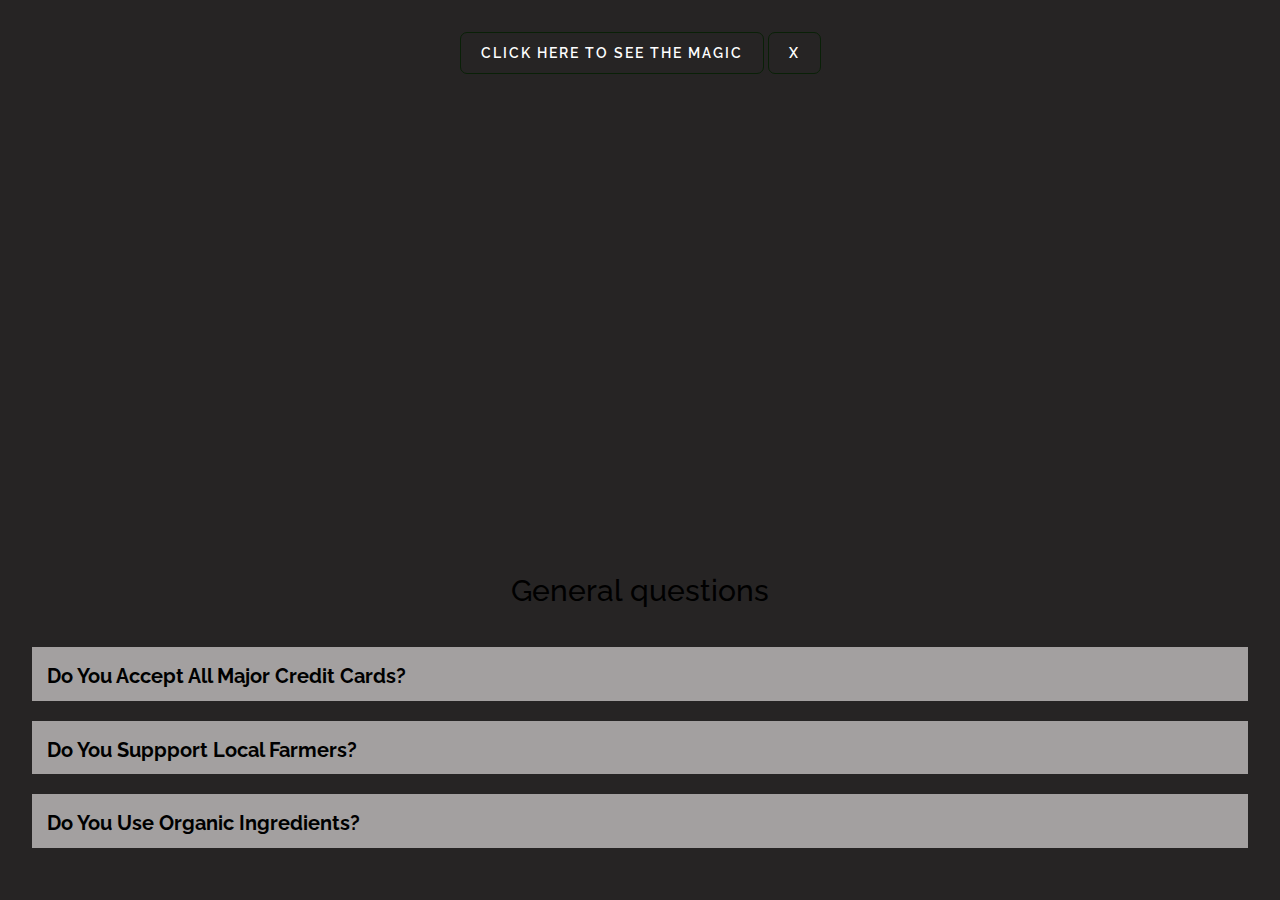
<file: index.html>
<!DOCTYPE html>
<html lang="en">
<head>
    <meta charset="UTF-8">
    <meta http-equiv="X-UA-Compatible" content="IE=edge">
    <meta name="viewport" content="width=device-width, initial-scale=1.0">
    <link href="https://fonts.googleapis.com/css?family=Raleway%7CRighteous" rel="stylesheet">
    <link rel='shortcut icon' type='image/x-icon' href='favicon.ico' />
    <link rel="stylesheet" href="https://use.fontawesome.com/releases/v5.7.2/css/all.css" integrity="sha384-fnmOCqbTlWIlj8LyTjo7mOUStjsKC4pOpQbqyi7RrhN7udi9RwhKkMHpvLbHG9Sr" crossorigin="anonymous">
    <link rel="stylesheet" href="https://cdn.jsdelivr.net/npm/bootstrap@3.4.1/dist/css/bootstrap.min.css" integrity="sha384-HSMxcRTRxnN+Bdg0JdbxYKrThecOKuH5zCYotlSAcp1+c8xmyTe9GYg1l9a69psu" crossorigin="anonymous">
    <link rel="stylesheet" href="assets.folder/style.css/gloval.css">
    <link rel="stylesheet" href="bank.html">
    <link rel="stylesheet" href="counter.html">
    <title>Love Javascript</title>
</head>
<body style="background-color: rgb(38, 36, 36);">
  <button class="sidebar-toggle">
    <i class="fas fa-bars"></i>
  </button>
  <aside class="sidebar">
    <div class="sidebar-header">
      <img src="./assets.folder/images/logo.png" class="logo" alt="" />
      <button class="close-btn"><i class="fas fa-times"></i></button>
    </div>
    <!-- links -->
    <ul class="links">
      <li>
        <a href="index.html">home</a>
      </li>
      <li>
        <a href="counter.html">Counter</a>
      </li>
      <li>
        <a href="hex.html">HEX</a>
      </li>
      <li>
        <a href="menu.html">Menu</a>
      </li>
      <li>
        <a href="video.html">Video</a>
      </li>
      <li>
        <a href="scroll.html">Scroll</a>
      </li>
      <li>
        <a href="grocery.html">Grocery</a>
      </li>
    </ul>
    <!-- social media -->
    <ul class="social-icons">
      <li>
        <a href="#">
          <i class="fab fa-facebook"></i>
        </a>
      </li>
      <li>
        <a href="#">
          <i class="fab fa-twitter"></i>
        </a>
      </li>
      <li>
        <a href="#">
          <i class="fab fa-behance"></i>
        </a>
      </li>
      <li>
        <a href="#">
          <i class="fab fa-linkedin"></i>
        </a>
      </li>
      <li>
        <a href="#">
          <i class="fab fa-sketch"></i>
        </a>
      </li>
    </ul>
  </aside>
  <main>
    <section>
    <button class="magic-btn">Click here to see the magic</button>
    <button class="close-modal">x</button>
    <div class="book open-modal">
      <p>This is a test</p>
      <div class="cover">
          <p>Yo what't up!!!</p>         
      </div>
     </div>
    </section>
     <section class="questions">
      <!-- title -->
      <div class="title">
        <h2>General questions</h2>
      </div>
      <!-- questions -->
      <div class="section-center">
        <!-- single question -->
        <article class="question">
          <!-- question title -->
          <div class="question-title">
            <p>do you accept all major credit cards?</p>
            <button type="button" class="question-btn">
              <span class="plus-icon">
                <i class="far fa-plus-square"></i>
              </span>
              <span class="minus-icon">
                <i class="far fa-minus-square"></i>
              </span>
            </button>
          </div>
          <!-- question text -->
          <div class="question-text">
            <p>
              Lorem ipsum dolor sit amet, consectetur adipisicing elit. Est
              dolore illo dolores quia nemo doloribus quaerat, magni numquam
              repellat reprehenderit.
            </p>
          </div>
        </article>
        <!-- end of single question -->
        <!-- single question -->
        <article class="question">
          <!-- question title -->
          <div class="question-title">
            <p>do you suppport local farmers?</p>
            <button type="button" class="question-btn">
              <span class="plus-icon">
                <i class="far fa-plus-square"></i>
              </span>
              <span class="minus-icon">
                <i class="far fa-minus-square"></i>
              </span>
            </button>
          </div>
          <!-- question text -->
          <div class="question-text">
            <p>
              Lorem ipsum dolor sit amet, consectetur adipisicing elit. Est
              dolore illo dolores quia nemo doloribus quaerat, magni numquam
              repellat reprehenderit.
            </p>
          </div>
        </article>
        <!-- end of single question -->
        <!-- single question -->
        <article class="question">
          <!-- question title -->
          <div class="question-title">
            <p>do you use organic ingredients?</p>
            <!-- button -->
            <button type="button" class="question-btn">
              <span class="plus-icon">
                <i class="far fa-plus-square"></i>
              </span>
              <span class="minus-icon">
                <i class="far fa-minus-square"></i>
              </span>
            </button>
          </div>
          <!-- question text -->
          <div class="question-text">
            <p>
              Lorem ipsum dolor sit amet, consectetur adipisicing elit. Est
              dolore illo dolores quia nemo doloribus quaerat, magni numquam
              repellat reprehenderit.
            </p>
          </div>
        </article>
        <!-- end of single question -->
    </section>

  </main>
 


    <script src="assets.folder/js/script.js"></script>
</body>
</html>
</file>
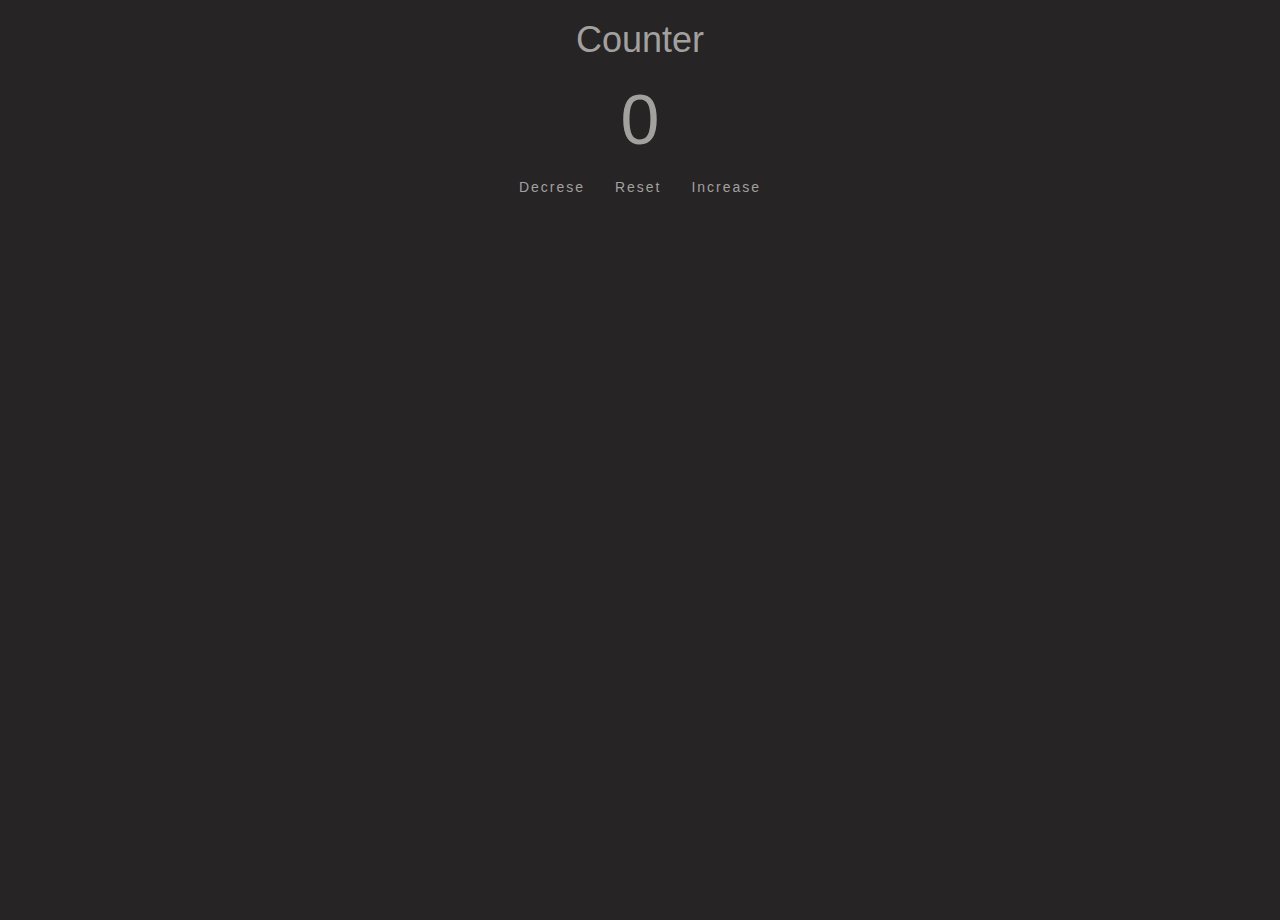
<file: counter.html>
<!DOCTYPE html>
<html lang="en">
<head>
    <meta charset="UTF-8">
    <meta http-equiv="X-UA-Compatible" content="IE=edge">
    <meta name="viewport" content="width=device-width, initial-scale=1.0">
    <link rel="stylesheet" href="assets.folder/style.css/gloval.css">
    <link href="https://fonts.googleapis.com/css?family=Raleway%7CRighteous" rel="stylesheet">
    <link rel='shortcut icon' type='image/x-icon' href='favicon.ico' />
    <link rel="stylesheet" href="https://use.fontawesome.com/releases/v5.7.2/css/all.css" integrity="sha384-fnmOCqbTlWIlj8LyTjo7mOUStjsKC4pOpQbqyi7RrhN7udi9RwhKkMHpvLbHG9Sr" crossorigin="anonymous">
    <link rel="stylesheet" href="https://cdn.jsdelivr.net/npm/bootstrap@3.4.1/dist/css/bootstrap.min.css" integrity="sha384-HSMxcRTRxnN+Bdg0JdbxYKrThecOKuH5zCYotlSAcp1+c8xmyTe9GYg1l9a69psu" crossorigin="anonymous">
    <title>Counter app</title>
</head>
<body style="background-color: rgb(38, 36, 36);">
    <main id="main">
        <h1>Counter</h1>
        <span id="value">0</span>
        <div class="button-containers">
            <button class="btn decrese">Decrese</button>
            <button class="btn reset">Reset</button>
            <button class="btn increase">Increase</button>
        </div>
        
    </main>
    <script src="assets.folder/js/counter.js"></script>
</body>
</html>
</file>
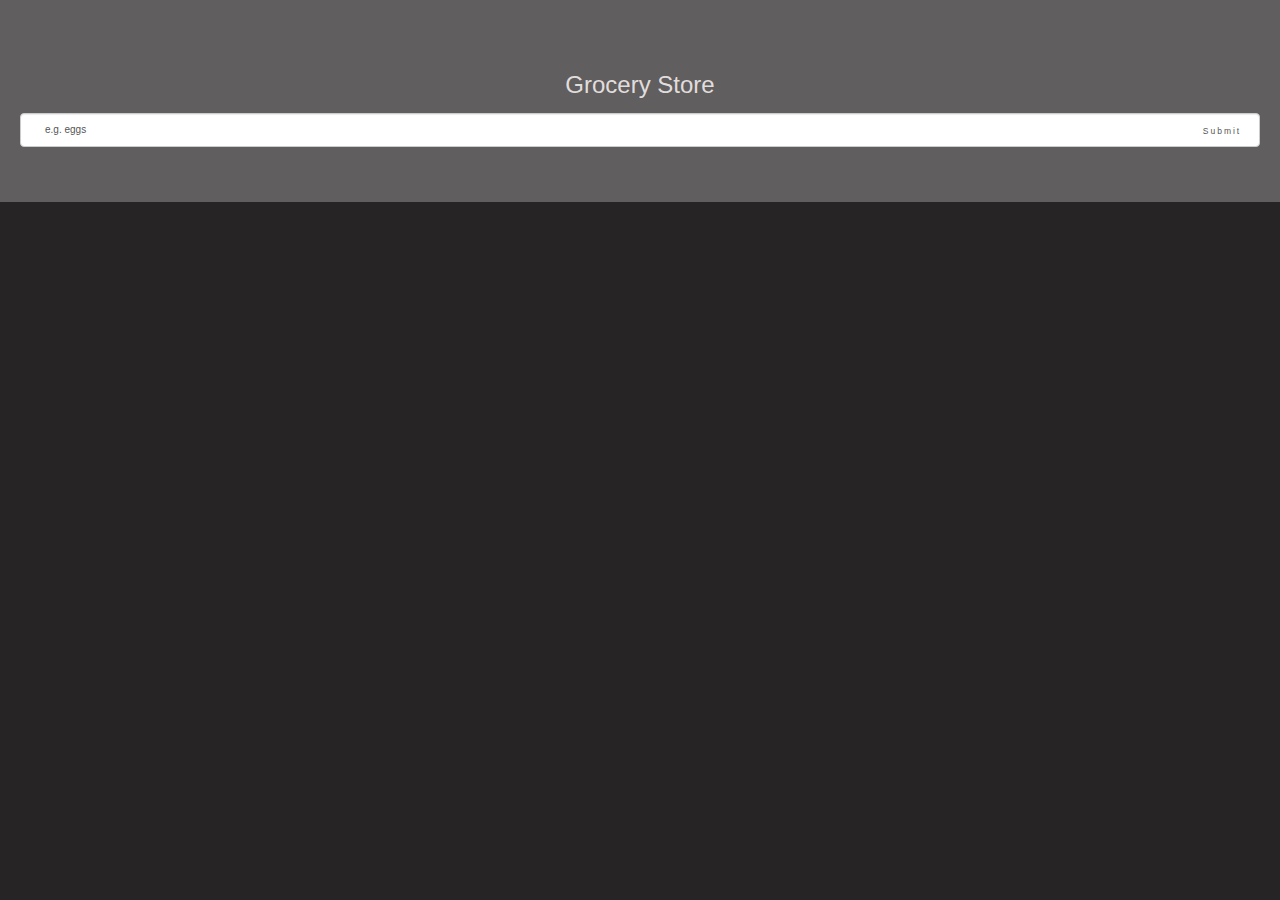
<file: grocery.html>
<!DOCTYPE html>
<html lang="en">
<head>
    <meta charset="UTF-8">
    <meta http-equiv="X-UA-Compatible" content="IE=edge">
    <meta name="viewport" content="width=device-width, initial-scale=1.0">
    <link href="https://fonts.googleapis.com/css?family=Raleway%7CRighteous" rel="stylesheet">
    <link rel='shortcut icon' type='image/x-icon' href='favicon.ico' />
    <link rel="stylesheet" href="https://use.fontawesome.com/releases/v5.7.2/css/all.css" integrity="sha384-fnmOCqbTlWIlj8LyTjo7mOUStjsKC4pOpQbqyi7RrhN7udi9RwhKkMHpvLbHG9Sr" crossorigin="anonymous">
    <link rel="stylesheet" href="https://cdn.jsdelivr.net/npm/bootstrap@3.4.1/dist/css/bootstrap.min.css" integrity="sha384-HSMxcRTRxnN+Bdg0JdbxYKrThecOKuH5zCYotlSAcp1+c8xmyTe9GYg1l9a69psu" crossorigin="anonymous">
    <link rel="stylesheet" href="assets.folder/style.css/grocery.css">
    <!-- <link rel="stylesheet" href="assets.folder/style.css/gloval.css"> -->
    <link rel="stylesheet" href="bank.html">
    <link rel="stylesheet" href="counter.html">
    <title>Love Javascript</title>
</head>
<body style="background-color: rgb(38, 36, 36);">
  <main>
    <section style="background-color: rgb(96, 94, 94);" class="section-center">
        <!-- form -->
        <form class="grocery-form">
          <p class="alert"></p>
          <h3 style="color: rgb(225, 221, 221);">Grocery Store</h3>
          <div class="form-control">
            <input type="text" id="grocery" placeholder="e.g. eggs" />
            <button type="submit" class="submit-btn">Submit</button>
          </div>
        </form>
        <!-- list -->
        <div class="grocery-container">
          <div class="grocery-list"></div>
          <button class="clear-btn">Clear items</button>
        </div>
      </section>

  </main>
 
    <script src="assets.folder/js/grocery.js"></script>
    <!-- <script src="assets.folder/js/script.js"></script> -->
</body>
</html>
</file>
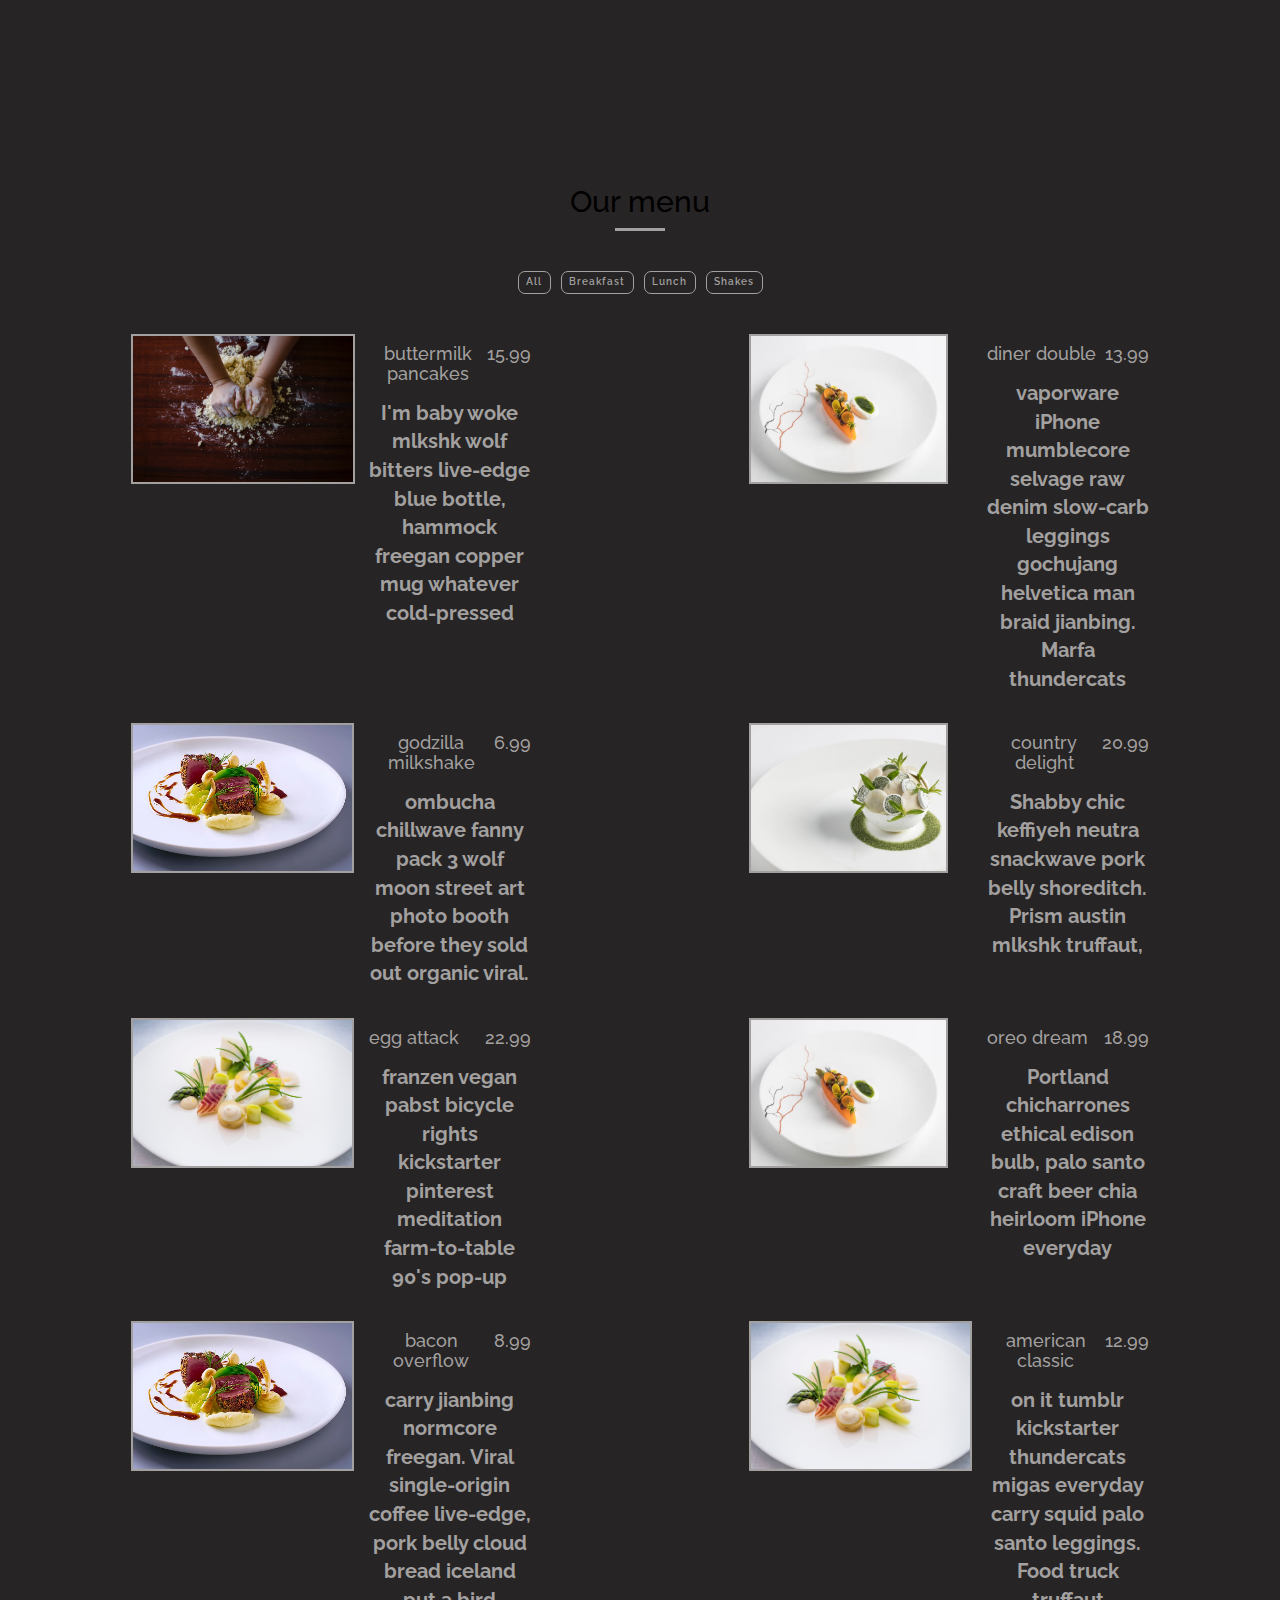
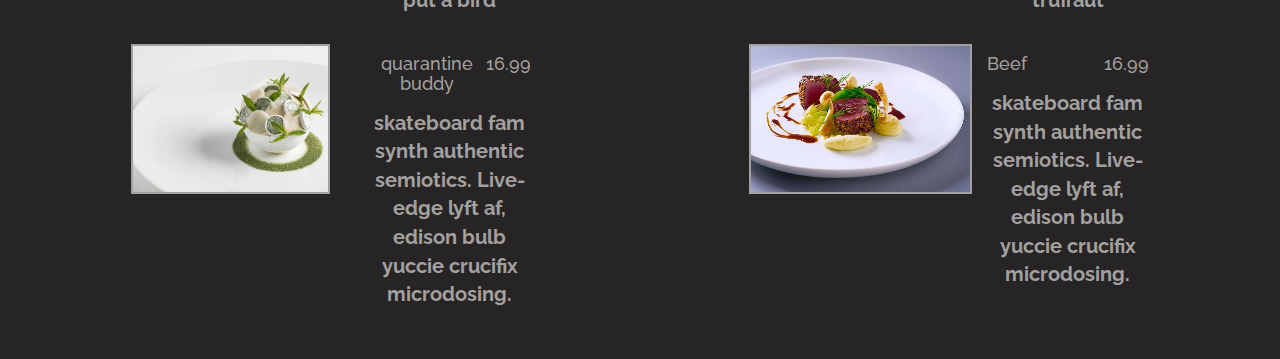
<file: menu.html>
<!DOCTYPE html>
<html lang="en">
<head>
    <meta charset="UTF-8">
    <meta http-equiv="X-UA-Compatible" content="IE=edge">
    <meta name="viewport" content="width=device-width, initial-scale=1.0">
    <link href="https://fonts.googleapis.com/css?family=Raleway%7CRighteous" rel="stylesheet">
    <link rel='shortcut icon' type='image/x-icon' href='favicon.ico' />
    <link rel="stylesheet" href="https://use.fontawesome.com/releases/v5.7.2/css/all.css" integrity="sha384-fnmOCqbTlWIlj8LyTjo7mOUStjsKC4pOpQbqyi7RrhN7udi9RwhKkMHpvLbHG9Sr" crossorigin="anonymous">
    <link rel="stylesheet" href="https://cdn.jsdelivr.net/npm/bootstrap@3.4.1/dist/css/bootstrap.min.css" integrity="sha384-HSMxcRTRxnN+Bdg0JdbxYKrThecOKuH5zCYotlSAcp1+c8xmyTe9GYg1l9a69psu" crossorigin="anonymous">
    <link rel="stylesheet" href="assets.folder/style.css/menu.css">
    <link rel="stylesheet" href="assets.folder/style.css/gloval.css">
    <link rel="stylesheet" href="bank.html">
    <link rel="stylesheet" href="counter.html">
    <title>Love Maths!</title>
</head>
<body style="background-color: rgb(38, 36, 36);">
  <button class="sidebar-toggle">
    <i class="fas fa-bars"></i>
  </button>
  <aside class="sidebar">
    <div class="sidebar-header">
      <img src="./assets.folder/images/logo.png" class="logo" alt="" />
      <button class="close-btn"><i class="fas fa-times"></i></button>
    </div>
    <!-- links -->
    <ul class="links">
      <li>
        <a href="index.html">home</a>
      </li>
      <li>
        <a href="counter.html">Counter</a>
      </li>
      <li>
        <a href="hex.html">HEX</a>
      </li>
      <li>
        <a href="#">x</a>
      </li>
    </ul>
    <!-- social media -->
    <ul class="social-icons">
      <li>
        <a href="#">
          <i class="fab fa-facebook"></i>
        </a>
      </li>
      <li>
        <a href="#">
          <i class="fab fa-twitter"></i>
        </a>
      </li>
      <li>
        <a href="#">
          <i class="fab fa-behance"></i>
        </a>
      </li>
      <li>
        <a href="#">
          <i class="fab fa-linkedin"></i>
        </a>
      </li>
      <li>
        <a href="#">
          <i class="fab fa-sketch"></i>
        </a>
      </li>
    </ul>
  </aside>
  <main>
    <section class="menu">
        <!-- title -->
        <div class="title">
          <h2>Our menu</h2>
          <div class="underline"></div>
        </div>
        <!-- filter buttons -->
        <div class="btn-container">
          <button type="button" class="filter-btn" data-class="all">all</button>
          <button type="button" class="filter-btn" data-class="breakfast">breakfast</button>
          <button type="button" class="filter-btn" data-class="lunch">lunch</button>
          <button type="button" class="filter-btn" data-class="shakes">shakes</button>
        </div>
      
        <!-- menu items -->
        <div class="section-center">
          <!-- single item -->
          <article class="menu-item">
            <img src="./assets.folder/images/bread-img-1.jpg" alt="menu item" class="photo" />
            <img src="" alt="">
            <img src="" alt="">
            <img src="" alt="">
            <img src="" alt="">
            <div class="item-info">
              <header>
                <h4>buttermilk pancakes</h4>
                <h4 class="price">$15</h4>
              </header>
              <p class="item-text">
                Lorem ipsum dolor sit amet consectetur adipisicing elit.
                Repudiandae, sint quam. Et reprehenderit fugiat nesciunt inventore
                laboriosam excepturi! Quo, officia.
              </p>
            </div>
          </article>
          <!-- end of single item -->
          
        </div>
      </section>
    

  </main>
 


    <script src="assets.folder/js/menu.js"></script>
    <script src="assets.folder/js/script.js"></script>
</body>
</html>
</file>
<file: assets.folder/style.css/gloval.css>
body {
    background-color: rgb(38, 36, 36);
    font-family: "Raleway", sans-serif;
    text-align: center;
}
/* ----------------------------------- nav */
.sidebar-toggle {
  position: fixed;
  top: 2rem;
  right: 3rem;
  font-size: 2rem;
  background: transparent;
  border-color: transparent;
  color: #a3a0a0;
  transition: var(--transition);
  cursor: pointer;
  animation: bounce 2s ease-in-out infinite;
}
.sidebar-toggle:hover {
  color: #a3a0a0;
}
@keyframes bounce {
  0% {
    transform: scale(1);
  }
  50% {
    transform: scale(1.5);
  }
  100% {
    transform: scale(1);
  }
}
ul {
  list-style-type: none;
}
a {
  text-decoration: none;
}
p {
  color: #a3a0a0;
}
h1, h2, h3, h4 {
  color: #a3a0a0;
}

.sidebar-header {
  display: flex;
  justify-content: space-between;
  align-items: center;
  padding: 1rem 1.5rem;
}
.close-btn {
  font-size: 1.75rem;
  background: transparent;
  border-color: transparent;
  color: #a3a0a0;
  transition: var(--transition);
  cursor: pointer;
  color: var(--clr-red-dark);
}
.close-btn:hover {
  color: #a3a0a0;
  transform: rotate(360deg);
}
.logo {
  justify-self: center;
  height: 40px;
}

.links a {
  display: block;
  font-size: 2rem;
  text-transform: capitalize;
  padding: 1rem 1.5rem;
  color: black;
  transition: var(--transition);
}
.links a:hover {
  background: var(--clr-primary-8);
  color: var(--clr-primary-5);
  padding-left: 1.75rem;
}
.social-icons {
  justify-self: center;
  display: flex;
  padding-bottom: 2rem;
}
.social-icons a {
  font-size: 2rem;
  margin: 0 0.5rem;
  color: black;
  transition: var(--transition);
}
.social-icons a:hover {
  color: var(--clr-primary-1);
}

.sidebar {
  position: fixed;
  top: 0;
  left: 0;
  width: 100%;
  height: 100%;
  background: #a3a0a0;
  display: grid;
  grid-template-rows: auto 1fr auto;
  row-gap: 1rem;
  box-shadow: var(--clr-red-dark);
  transition: var(--transition);
  transform: translate(-100%);
}
.show-sidebar {
  transform: translate(0);
}
@media screen and (min-width: 676px) {
  .sidebar {
    width: 400px;
  }
}
h1 {
    color: #a3a0a0;
}

button {
    position: relative;
    padding: 10px 20px;
    border-radius: 7px;
    border: 1px solid rgb(9, 32, 7);
    font-size: 14px;
    text-transform: uppercase;
    font-weight: 600;
    letter-spacing: 2px;
    background: transparent;
    color: #fff;
    overflow: hidden;
    box-shadow: 0 0 0 0 transparent;
    -webkit-transition: all 0.2s ease-in;
    -moz-transition: all 0.2s ease-in;
    transition: all 0.2s ease-in;
  }
  
  button:hover {
    background: rgb(9, 32, 7);
    box-shadow: 0 0 30px 5px rgb(9, 32, 7);
    -webkit-transition: all 0.2s ease-out;
    -moz-transition: all 0.2s ease-out;
    transition: all 0.2s ease-out;
  }
  
  button:hover::before {
    -webkit-animation: sh02 0.5s 0s linear;
    -moz-animation: sh02 0.5s 0s linear;
    animation: sh02 0.5s 0s linear;
  }
  
  button::before {
    content: '';
    display: block;
    width: 0px;
    height: 86%;
    position: absolute;
    top: 7%;
    left: 0%;
    opacity: 0;
    background: #fff;
    box-shadow: 0 0 50px 30px #fff;
    -webkit-transform: skewX(-20deg);
    -moz-transform: skewX(-20deg);
    -ms-transform: skewX(-20deg);
    -o-transform: skewX(-20deg);
    transform: skewX(-20deg);
  }
  
  @keyframes sh02 {
    from {
      opacity: 0;
      left: 0%;
    }
  
    50% {
      opacity: 1;
    }
  
    to {
      opacity: 0;
      left: 100%;
    }
  }
  
  button:active {
    box-shadow: 0 0 0 0 transparent;
    -webkit-transition: box-shadow 0.2s ease-in;
    -moz-transition: box-shadow 0.2s ease-in;
    transition: box-shadow 0.2s ease-in;
  }
#main {
    color: #a3a0a0;
}
#value {
    font-size: 7rem;
}

/* ---------------------------------book */
.book {
  position: relative;
  border-radius: 10px;
  width: 220px;
  height: 300px;
  background-color: whitesmoke;
  -webkit-box-shadow: 1px 1px 12px #000;
  box-shadow: 1px 1px 12px #000;
  -webkit-transform: preserve-3d;
  -ms-transform: preserve-3d;
  transform: preserve-3d;
  -webkit-perspective: 2000px;
  perspective: 2000px;
  display: -webkit-box;
  display: -ms-flexbox;
  display: flex;
  -webkit-box-align: center;
  -ms-flex-align: center;
  align-items: center;
  -webkit-box-pack: center;
  -ms-flex-pack: center;
  justify-content: center;
  color: #000;
}

.cover {
  top: 0;
  position: absolute;
  background-color: lightgray;
  width: 100%;
  height: 100%;
  border-radius: 10px;
  cursor: pointer;
  -webkit-transition: all 0.5s;
  transition: all 0.5s;
  -webkit-transform-origin: 0;
  -ms-transform-origin: 0;
  transform-origin: 0;
  -webkit-box-shadow: 1px 1px 12px #000;
  box-shadow: 1px 1px 12px #000;
  display: -webkit-box;
  display: -ms-flexbox;
  display: flex;
  -webkit-box-align: center;
  -ms-flex-align: center;
  align-items: center;
  -webkit-box-pack: center;
  -ms-flex-pack: center;
  justify-content: center;
}

.book:hover .cover {
  -webkit-transition: all 0.5s;
  transition: all 0.5s;
  -webkit-transform: rotatey(-80deg);
  -ms-transform: rotatey(-80deg);
  transform: rotatey(-80deg);
}

p {
  font-size: 20px;
  font-weight: bolder;
}
.open-modal {
  visibility: hidden;
  z-index: 10;
}
/* ------------------------------question style */
.section {
  padding: 5rem 0;
}

.section-center {
  width: 90vw;
  margin: 0 auto;
  max-width: 1170px;
}
@media screen and (min-width: 992px) {
  .section-center {
    width: 95vw;
  }
}
main {
  min-height: 100vh;
  display: grid;
  place-items: center;
}
/*
=============== 
Questions
===============
*/
.title {
  margin-top: 15vh;
  margin-bottom: 4rem;
}
.title h2 {
  color: black;
  text-align: center;
}
.section-center {
  max-width: var(--fixed-width);
}
.question {
  background: #a3a0a0;
  border-radius: #a3a0a0;
  box-shadow: var(--light-shadow);
  padding: 1.5rem 1.5rem 0 1.5rem;
  margin-bottom: 2rem;
}
.question-title {
  display: flex;
  justify-content: space-between;
  align-items: center;
  text-transform: capitalize;
  padding-bottom: 1rem;
}

.question-title p {
  margin-bottom: 0;
  letter-spacing: var(--spacing);
  color: black;
}
.question-btn {
  font-size: 1.5rem;
  background: transparent;
  border-color: transparent;
  cursor: pointer;
  color: black;
  transition: var(--transition);
}
.question-btn:hover {
  transform: rotate(90deg);
}
.question-text {
  padding: 1rem 0 1.5rem 0;
  border-top: 1px solid rgba(0, 0, 0, 0.2);
}
.question-text p {
  margin-bottom: 0;
  color: black;
}
/* hide text */
.question-text {
  display: none;
}
.show-text .question-text {
  display: block;
}
.minus-icon {
  display: none;
}
.show-text .minus-icon {
  display: inline;
}
.show-text .plus-icon {
  display: none;
}
</file>
<file: assets.folder/style.css/grocery.css>
.section-center {
    background: var(--clr-white);
    border-radius: var(--radius);
    box-shadow: var(--light-shadow);
    transition: var(--transition);
    padding: 2rem;
  }
  .section-center:hover {
    box-shadow: var(--dark-shadow);
  }
  .alert {
    margin-bottom: 1rem;
    height: 1.25rem;
    display: grid;
    align-items: center;
    text-align: center;
    font-size: 0.7rem;
    border-radius: 0.25rem;
    letter-spacing: var(--spacing);
    text-transform: capitalize;
  }
  .alert-danger {
    color: #721c24;
    background: #f8d7da;
  }
  .alert-success {
    color: #155724;
    background: #d4edda;
  }
  .grocery-form h3 {
    color: var(--clr-primary-1);
    margin-bottom: 1.5rem;
    text-align: center;
  }
  .form-control {
    display: flex;
    justify-content: center;
  }
  #grocery {
    padding: 0.25rem;
    padding-left: 1rem;
    background: var(--clr-grey-10);
    border-top-left-radius: var(--radius);
    border-bottom-left-radius: var(--radius);
    border-color: transparent;
    font-size: 1rem;
    flex: 1 0 auto;
    color: var(--clr-grey-5);
  }
  #grocery::placeholder {
    font-family: var(--ff-secondary);
    color: var(--clr-grey-5);
  }
  .submit-btn {
    background: var(--clr-primary-8);
    border-color: transparent;
    flex: 0 0 5rem;
    display: grid;
    align-items: center;
    padding: 0.25rem;
    text-transform: capitalize;
    letter-spacing: 2px;
    border-top-right-radius: var(--radius);
    border-bottom-right-radius: var(--radius);
    cursor: pointer;
    content: var(--clr-primary-5);
    transition: var(--transition);
    font-size: 0.85rem;
  }
  .submit-btn:hover {
    background: var(--clr-primary-5);
    color: var(--clr-white);
  }
  
  .grocery-container {
    margin-top: 2rem;
    transition: var(--transition);
    visibility: hidden;
  }
  .show-container {
    visibility: visible;
  }
  .grocery-item {
    display: flex;
    align-items: center;
    justify-content: space-between;
    margin-bottom: 0.5rem;
    transition: var(--transition);
    padding: 0.25rem 1rem;
    border-radius: var(--radius);
    text-transform: capitalize;
  }
  .grocery-item:hover {
    color: var(--clr-grey-5);
    background: var(--clr-grey-10);
  }
  .grocery-item:hover .title {
    color: var(--clr-grey-5);
  }
  .title {
    margin-bottom: 0;
    color: var(--clr-grey-1);
    letter-spacing: 2px;
    transition: var(--transition);
  }
  .edit-btn,
  .delete-btn {
    background: transparent;
    border-color: transparent;
    cursor: pointer;
    font-size: 0.7rem;
    margin: 0 0.15rem;
    transition: var(--transition);
  }
  .edit-btn {
    color: var(--clr-green-light);
  }
  .edit-btn:hover {
    color: var(--clr-green-dark);
  }
  .delete-btn {
    color: var(--clr-red-light);
  }
  .delete-btn:hover {
    color: var(--clr-red-dark);
  }
  .clear-btn {
    text-transform: capitalize;
    width: 10rem;
    height: 1.5rem;
    display: grid;
    align-items: center;
    background: transparent;
    border-color: transparent;
    color: var(--clr-red-light);
    margin: 0 auto;
    font-size: 0.85rem;
    letter-spacing: var(--spacing);
    cursor: pointer;
    transition: var(--transition);
    margin-top: 1.25rem;
  }
  .clear-btn:hover {
    color: var(--clr-red-dark);
  }
</file>
<file: assets.folder/style.css/menu.css>
/* -----------------------menu */
.menu {
    padding: 5rem 0;
  }
  .title {
    text-align: center;
    margin-bottom: 2rem;
  }
  .underline {
    width: 5rem;
    height: 0.25rem;
    background: #a3a0a0;
    margin-left: auto;
    margin-right: auto;
  }
  .btn-container {
    margin-bottom: 4rem;
    display: flex;
    justify-content: center;
  }
  .filter-btn {
    background: transparent;
    border-color: #a3a0a0;
    font-size: 1rem;
    text-transform: capitalize;
    margin: 0 0.5rem;
    letter-spacing: 1px;
    border-radius: #a3a0a0;
    padding: 0.375rem 0.75rem;
    color: #a3a0a0;
    cursor: pointer;
    transition: var(--transition);
  }
  .filter-btn:hover {
    background: #a3a0a0;
    color: #a3a0a0;
  }
  .section-center {
    width: 90vw;
    margin: 0 auto;
    max-width: 1170px;
    display: grid;
    gap: 3rem 2rem;
    justify-items: center;
  }
  .menu-item {
    display: grid;
    gap: 1rem 2rem;
    max-width: 25rem;
  }
  .photo {
    object-fit: cover;
    height: 200px;
    border: 0.25rem solid #a3a0a0;
    border-radius: #a3a0a0;
  }
  .item-info header {
    display: flex;
    justify-content: space-between;
    border-bottom: 0.5px dotted var(--clr-grey-5);
  }
  .item-info h4 {
    margin-bottom: 0.5rem;
  }
  .price {
    color: #a3a0a0;
  }
  .item-text {
    margin-bottom: 0;
    padding-top: 1rem;
  }
  
  @media screen and (min-width: 768px) {
    .menu-item {
      grid-template-columns: 225px 1fr;
      gap: 0 1.25rem;
      max-width: 40rem;
    }
    .photo {
      height: 175px;
    }
  }
  @media screen and (min-width: 1200px) {
    .section-center {
      width: 95vw;
      grid-template-columns: 1fr 1fr;
    }
    .photo {
      height: 150px;
    }
  }
</file>
